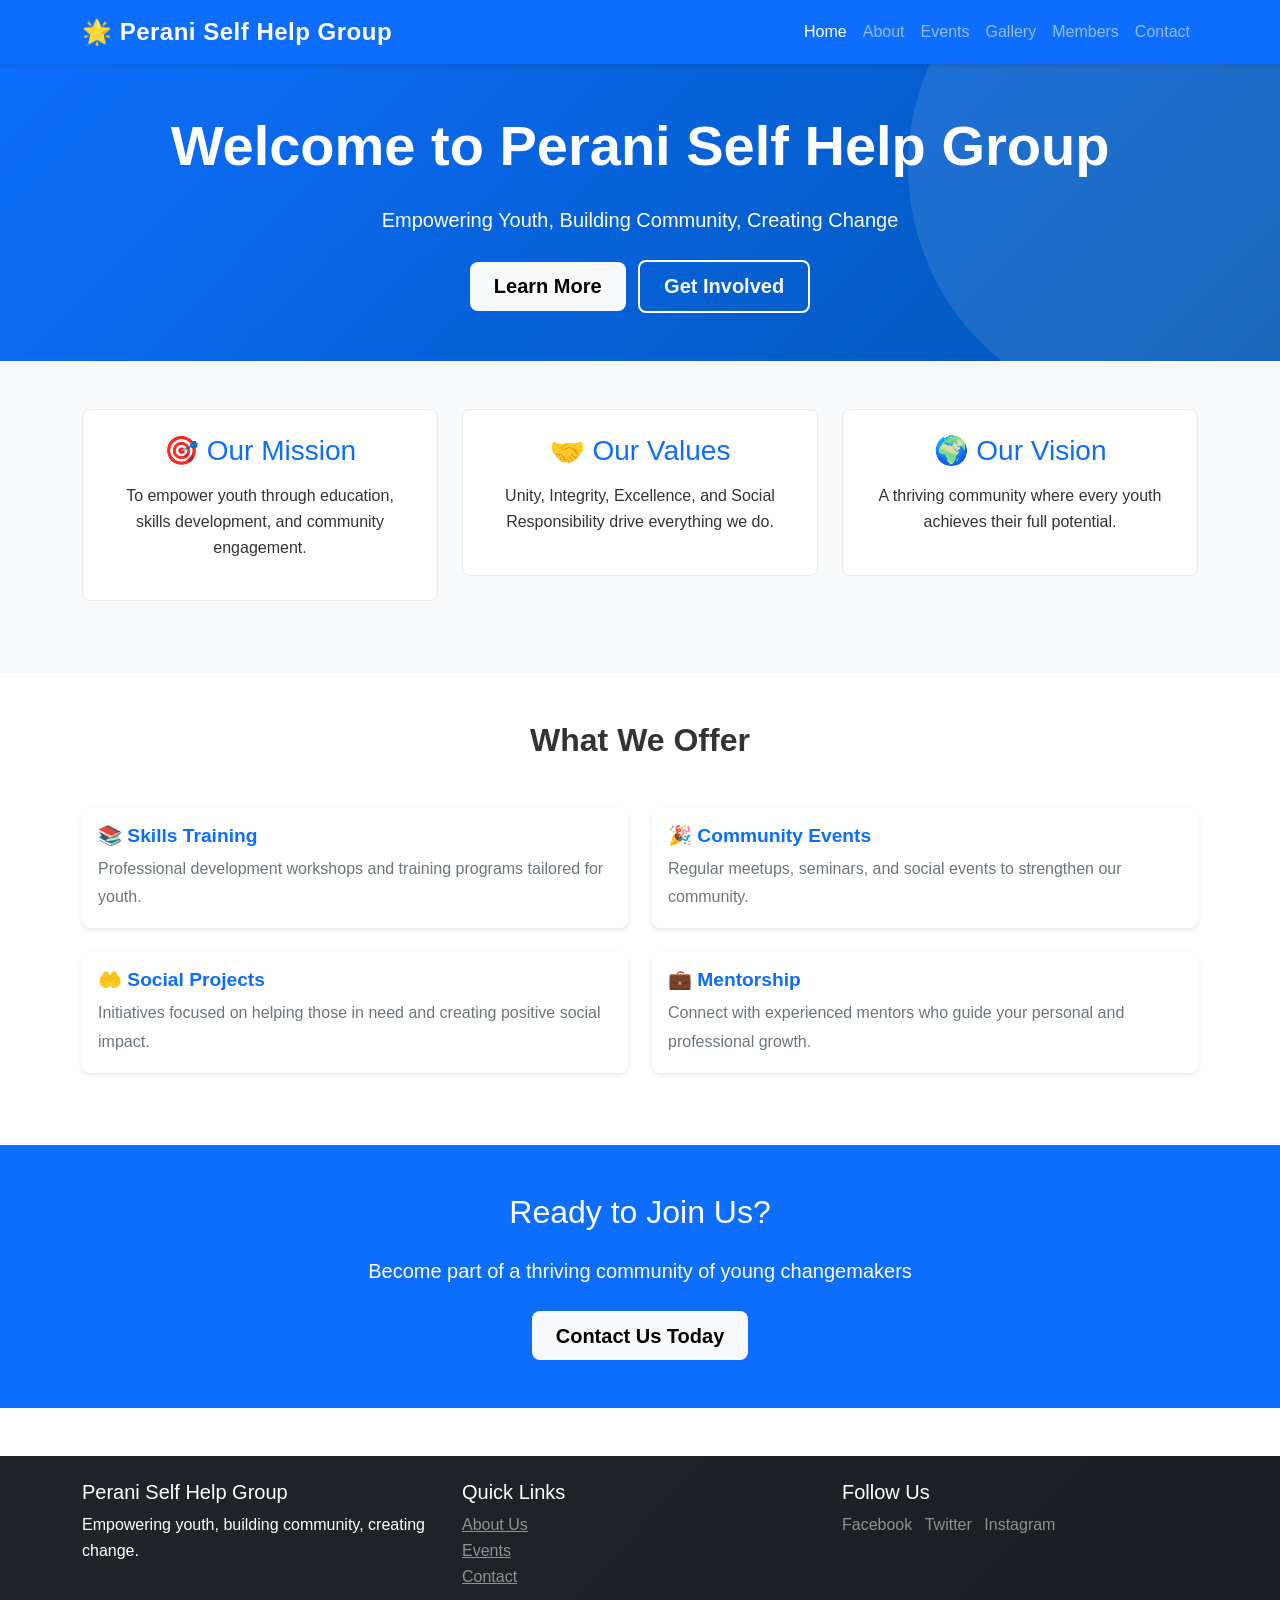
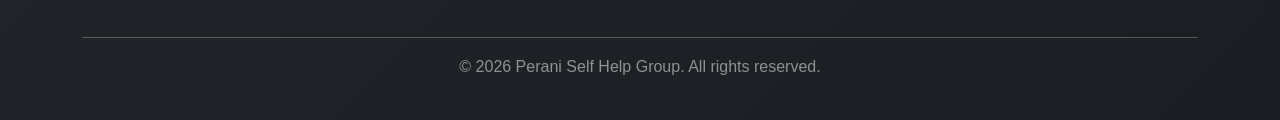
<file: index.html>
<!DOCTYPE html>
<html lang="en">
<head>
    <meta charset="UTF-8">
    <meta name="viewport" content="width=device-width, initial-scale=1.0">
    <title>Perani Self Help Group - Youth Empowerment</title>
    <link href="https://cdn.jsdelivr.net/npm/bootstrap@5.3.0/dist/css/bootstrap.min.css" rel="stylesheet">
    <link rel="stylesheet" href="style.css">
</head>
<body>
    <!-- Navigation -->
    <nav class="navbar navbar-expand-lg navbar-dark bg-primary sticky-top">
        <div class="container">
            <a class="navbar-brand fw-bold" href="index.html">🌟 Perani Self Help Group</a>
            <button class="navbar-toggler" type="button" data-bs-toggle="collapse" data-bs-target="#navbarNav">
                <span class="navbar-toggler-icon"></span>
            </button>
            <div class="collapse navbar-collapse" id="navbarNav">
                <ul class="navbar-nav ms-auto">
                    <li class="nav-item"><a class="nav-link active" href="index.html">Home</a></li>
                    <li class="nav-item"><a class="nav-link" href="about.html">About</a></li>
                    <li class="nav-item"><a class="nav-link" href="events.html">Events</a></li>
                    <li class="nav-item"><a class="nav-link" href="gallery.html">Gallery</a></li>
                    <li class="nav-item"><a class="nav-link" href="members.html">Members</a></li>
                    <li class="nav-item"><a class="nav-link" href="contact.html">Contact</a></li>
                </ul>
            </div>
        </div>
    </nav>

    <!-- Hero Section -->
    <section class="hero-section text-white text-center py-5">
        <div class="container">
            <h1 class="display-4 fw-bold mb-4">Welcome to Perani Self Help Group</h1>
            <p class="lead mb-4">Empowering Youth, Building Community, Creating Change</p>
            <a href="about.html" class="btn btn-light btn-lg me-2">Learn More</a>
            <a href="contact.html" class="btn btn-outline-light btn-lg">Get Involved</a>
        </div>
    </section>

    <!-- Mission Section -->
    <section class="py-5 bg-light">
        <div class="container">
            <div class="row text-center">
                <div class="col-md-4 mb-4">
                    <div class="feature-box p-4">
                        <h3 class="text-primary mb-3">🎯 Our Mission</h3>
                        <p>To empower youth through education, skills development, and community engagement.</p>
                    </div>
                </div>
                <div class="col-md-4 mb-4">
                    <div class="feature-box p-4">
                        <h3 class="text-primary mb-3">🤝 Our Values</h3>
                        <p>Unity, Integrity, Excellence, and Social Responsibility drive everything we do.</p>
                    </div>
                </div>
                <div class="col-md-4 mb-4">
                    <div class="feature-box p-4">
                        <h3 class="text-primary mb-3">🌍 Our Vision</h3>
                        <p>A thriving community where every youth achieves their full potential.</p>
                    </div>
                </div>
            </div>
        </div>
    </section>

    <!-- Highlights Section -->
    <section class="py-5">
        <div class="container">
            <h2 class="text-center mb-5 fw-bold">What We Offer</h2>
            <div class="row">
                <div class="col-md-6 mb-4">
                    <div class="card h-100 border-0 shadow-sm">
                        <div class="card-body">
                            <h5 class="card-title text-primary">📚 Skills Training</h5>
                            <p class="card-text">Professional development workshops and training programs tailored for youth.</p>
                        </div>
                    </div>
                </div>
                <div class="col-md-6 mb-4">
                    <div class="card h-100 border-0 shadow-sm">
                        <div class="card-body">
                            <h5 class="card-title text-primary">🎉 Community Events</h5>
                            <p class="card-text">Regular meetups, seminars, and social events to strengthen our community.</p>
                        </div>
                    </div>
                </div>
                <div class="col-md-6 mb-4">
                    <div class="card h-100 border-0 shadow-sm">
                        <div class="card-body">
                            <h5 class="card-title text-primary">🤲 Social Projects</h5>
                            <p class="card-text">Initiatives focused on helping those in need and creating positive social impact.</p>
                        </div>
                    </div>
                </div>
                <div class="col-md-6 mb-4">
                    <div class="card h-100 border-0 shadow-sm">
                        <div class="card-body">
                            <h5 class="card-title text-primary">💼 Mentorship</h5>
                            <p class="card-text">Connect with experienced mentors who guide your personal and professional growth.</p>
                        </div>
                    </div>
                </div>
            </div>
        </div>
    </section>

    <!-- CTA Section -->
    <section class="bg-primary text-white py-5">
        <div class="container text-center">
            <h2 class="mb-4">Ready to Join Us?</h2>
            <p class="lead mb-4">Become part of a thriving community of young changemakers</p>
            <a href="contact.html" class="btn btn-light btn-lg">Contact Us Today</a>
        </div>
    </section>

    <!-- Footer -->
    <footer class="bg-dark text-white py-4 mt-5">
        <div class="container">
            <div class="row">
                <div class="col-md-4 mb-3">
                    <h5>Perani Self Help Group</h5>
                    <p>Empowering youth, building community, creating change.</p>
                </div>
                <div class="col-md-4 mb-3">
                    <h5>Quick Links</h5>
                    <ul class="list-unstyled">
                        <li><a href="about.html" class="text-white-50">About Us</a></li>
                        <li><a href="events.html" class="text-white-50">Events</a></li>
                        <li><a href="contact.html" class="text-white-50">Contact</a></li>
                    </ul>
                </div>
                <div class="col-md-4 mb-3">
                    <h5>Follow Us</h5>
                    <div class="social-links">
                        <a href="#" class="text-white-50 me-2">Facebook</a>
                        <a href="#" class="text-white-50 me-2">Twitter</a>
                        <a href="#" class="text-white-50">Instagram</a>
                    </div>
                </div>
            </div>
            <hr class="bg-white-50">
            <div class="text-center text-white-50">
                <p>&copy; 2026 Perani Self Help Group. All rights reserved.</p>
            </div>
        </div>
    </footer>

    <script src="https://cdn.jsdelivr.net/npm/bootstrap@5.3.0/dist/js/bootstrap.bundle.min.js"></script>
    <script src="script.js"></script>
</body>
</html>
</file>
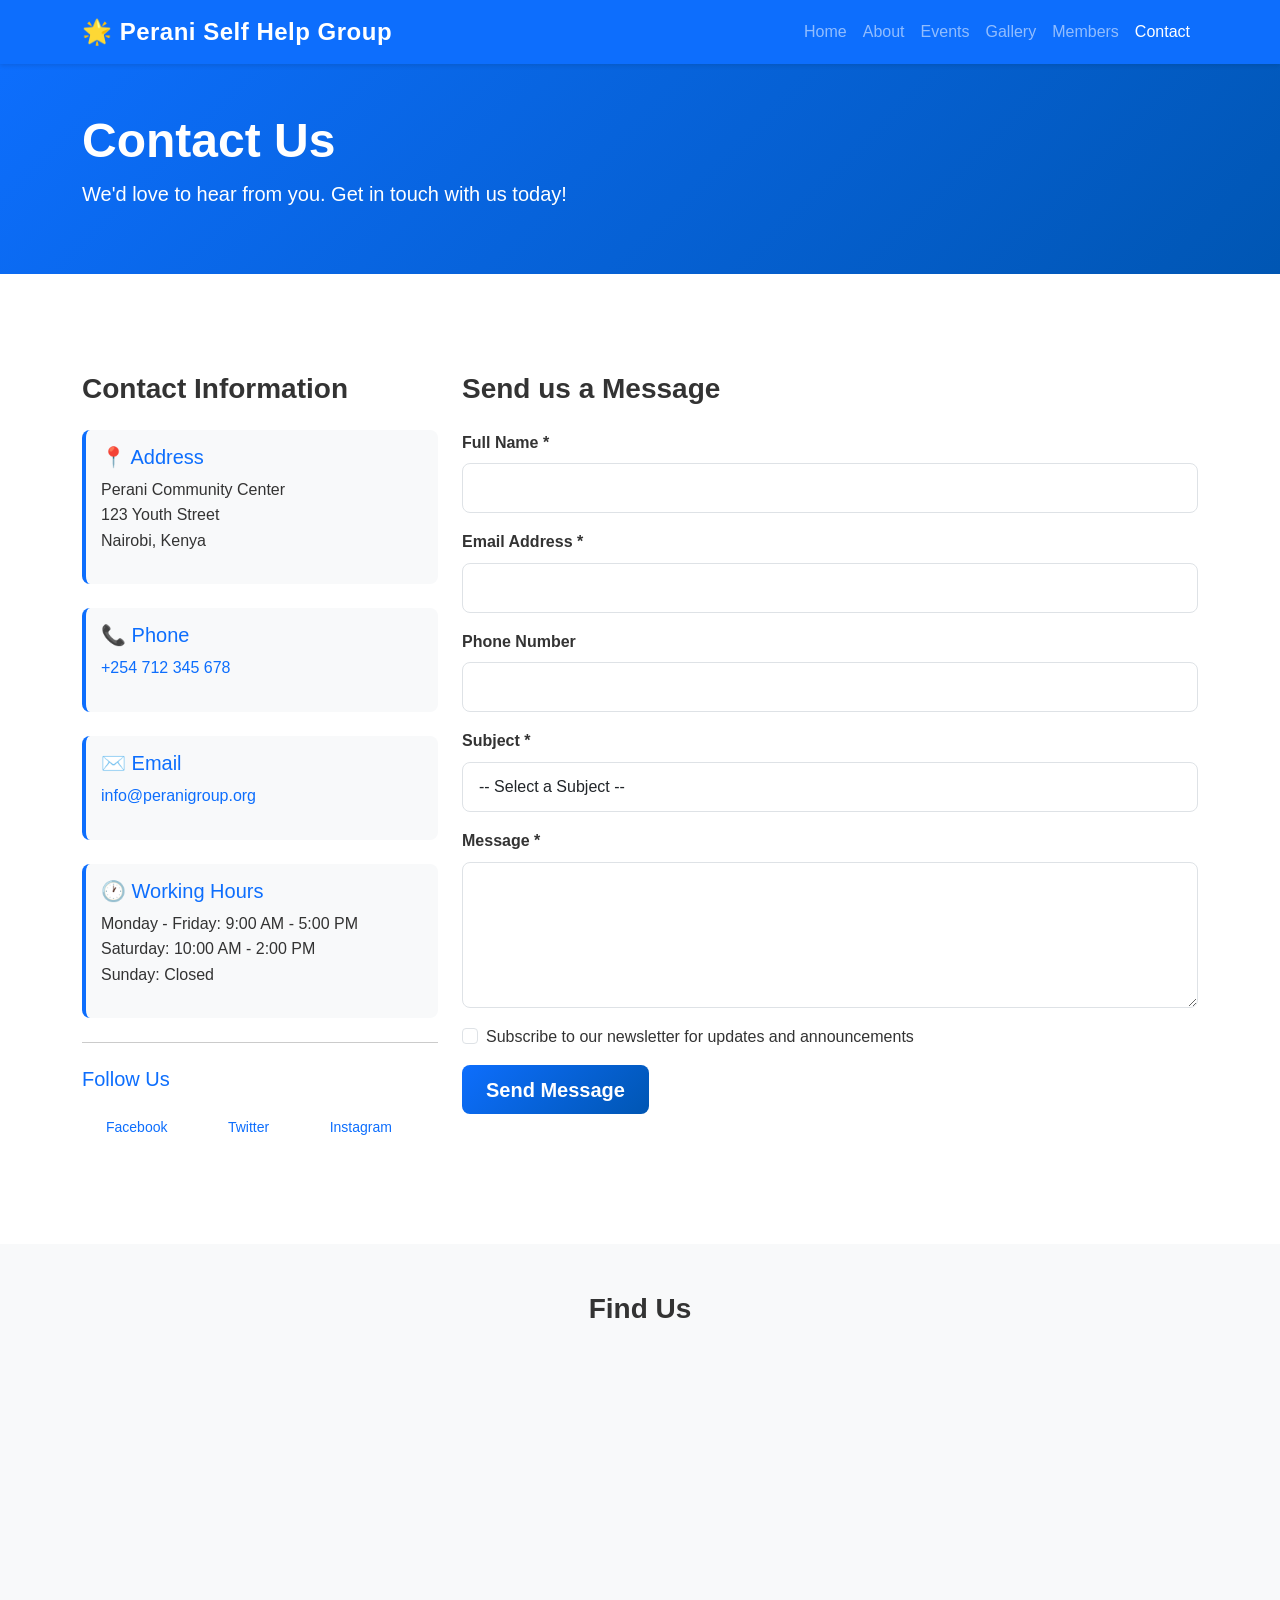
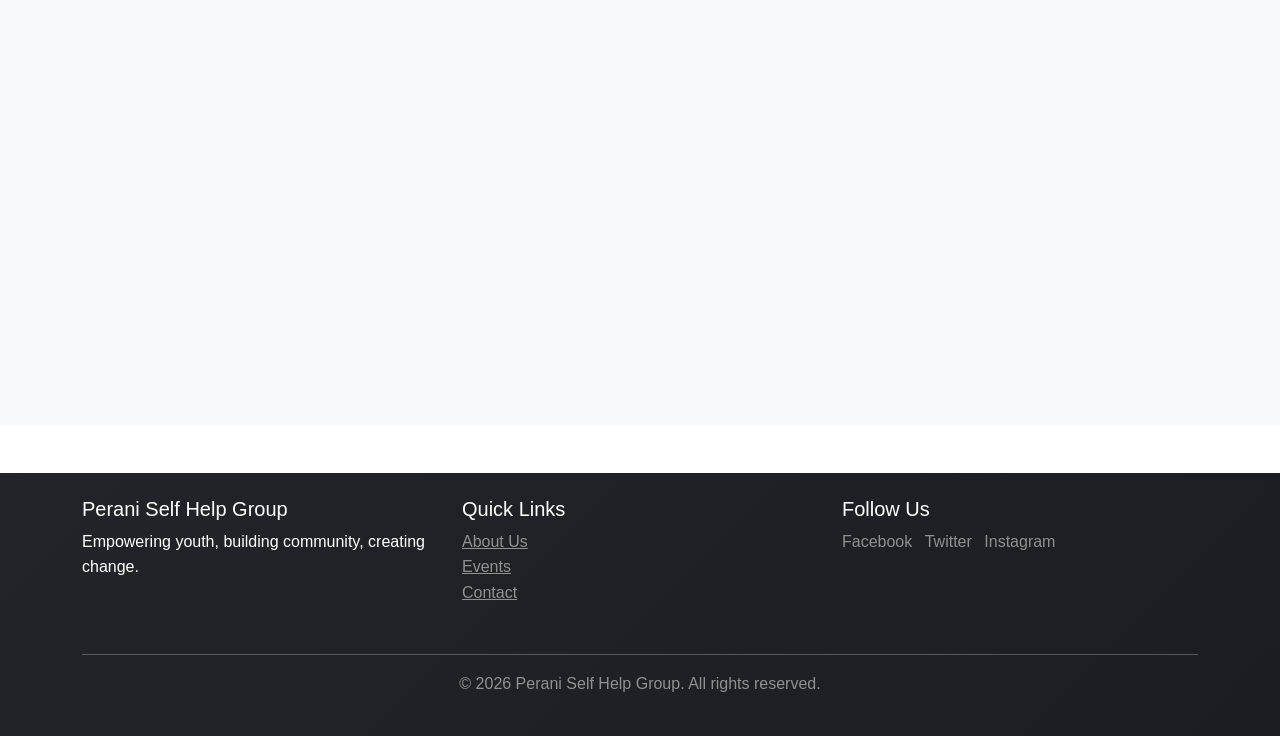
<file: contact.html>
<!DOCTYPE html>
<html lang="en">
<head>
    <meta charset="UTF-8">
    <meta name="viewport" content="width=device-width, initial-scale=1.0">
    <title>Contact Us - Perani Self Help Group</title>
    <link href="https://cdn.jsdelivr.net/npm/bootstrap@5.3.0/dist/css/bootstrap.min.css" rel="stylesheet">
    <link rel="stylesheet" href="style.css">
</head>
<body>
    <!-- Navigation -->
    <nav class="navbar navbar-expand-lg navbar-dark bg-primary sticky-top">
        <div class="container">
            <a class="navbar-brand fw-bold" href="index.html">🌟 Perani Self Help Group</a>
            <button class="navbar-toggler" type="button" data-bs-toggle="collapse" data-bs-target="#navbarNav">
                <span class="navbar-toggler-icon"></span>
            </button>
            <div class="collapse navbar-collapse" id="navbarNav">
                <ul class="navbar-nav ms-auto">
                    <li class="nav-item"><a class="nav-link" href="index.html">Home</a></li>
                    <li class="nav-item"><a class="nav-link" href="about.html">About</a></li>
                    <li class="nav-item"><a class="nav-link" href="events.html">Events</a></li>
                    <li class="nav-item"><a class="nav-link" href="gallery.html">Gallery</a></li>
                    <li class="nav-item"><a class="nav-link" href="members.html">Members</a></li>
                    <li class="nav-item"><a class="nav-link active" href="contact.html">Contact</a></li>
                </ul>
            </div>
        </div>
    </nav>

    <!-- Page Header -->
    <section class="page-header bg-primary text-white py-5">
        <div class="container">
            <h1 class="display-5 fw-bold">Contact Us</h1>
            <p class="lead">We'd love to hear from you. Get in touch with us today!</p>
        </div>
    </section>

    <!-- Contact Section -->
    <section class="py-5">
        <div class="container">
            <div class="row">
                <!-- Contact Info -->
                <div class="col-md-4 mb-5">
                    <h3 class="fw-bold mb-4">Contact Information</h3>

                    <div class="contact-info mb-4">
                        <h5 class="text-primary mb-2">📍 Address</h5>
                        <p>Perani Community Center<br>123 Youth Street<br>Nairobi, Kenya</p>
                    </div>

                    <div class="contact-info mb-4">
                        <h5 class="text-primary mb-2">📞 Phone</h5>
                        <p><a href="tel:+254712345678" class="text-decoration-none">+254 712 345 678</a></p>
                    </div>

                    <div class="contact-info mb-4">
                        <h5 class="text-primary mb-2">✉️ Email</h5>
                        <p><a href="mailto:info@peranigroup.org" class="text-decoration-none">info@peranigroup.org</a></p>
                    </div>

                    <div class="contact-info">
                        <h5 class="text-primary mb-2">🕐 Working Hours</h5>
                        <p>Monday - Friday: 9:00 AM - 5:00 PM<br>Saturday: 10:00 AM - 2:00 PM<br>Sunday: Closed</p>
                    </div>

                    <hr class="my-4">

                    <h5 class="text-primary mb-3">Follow Us</h5>
                    <div class="social-links">
                        <a href="#" class="btn btn-outline-primary btn-sm me-2">Facebook</a>
                        <a href="#" class="btn btn-outline-primary btn-sm me-2">Twitter</a>
                        <a href="#" class="btn btn-outline-primary btn-sm">Instagram</a>
                    </div>
                </div>

                <!-- Contact Form -->
                <div class="col-md-8">
                    <h3 class="fw-bold mb-4">Send us a Message</h3>
                    <form id="contactForm" class="needs-validation" novalidate>
                        <div class="mb-3">
                            <label for="name" class="form-label">Full Name *</label>
                            <input type="text" class="form-control" id="name" name="name" required>
                            <div class="invalid-feedback">Please provide your full name.</div>
                        </div>

                        <div class="mb-3">
                            <label for="email" class="form-label">Email Address *</label>
                            <input type="email" class="form-control" id="email" name="email" required>
                            <div class="invalid-feedback">Please provide a valid email address.</div>
                        </div>

                        <div class="mb-3">
                            <label for="phone" class="form-label">Phone Number</label>
                            <input type="tel" class="form-control" id="phone" name="phone">
                        </div>

                        <div class="mb-3">
                            <label for="subject" class="form-label">Subject *</label>
                            <select class="form-control" id="subject" name="subject" required>
                                <option value="">-- Select a Subject --</option>
                                <option value="general">General Inquiry</option>
                                <option value="membership">Membership</option>
                                <option value="events">Events</option>
                                <option value="partnership">Partnership</option>
                                <option value="feedback">Feedback</option>
                                <option value="other">Other</option>
                            </select>
                            <div class="invalid-feedback">Please select a subject.</div>
                        </div>

                        <div class="mb-3">
                            <label for="message" class="form-label">Message *</label>
                            <textarea class="form-control" id="message" name="message" rows="5" required></textarea>
                            <div class="invalid-feedback">Please provide a message.</div>
                        </div>

                        <div class="form-check mb-3">
                            <input class="form-check-input" type="checkbox" id="subscribe" name="subscribe">
                            <label class="form-check-label" for="subscribe">
                                Subscribe to our newsletter for updates and announcements
                            </label>
                        </div>

                        <button type="submit" class="btn btn-primary btn-lg">Send Message</button>
                    </form>
                </div>
            </div>
        </div>
    </section>

    <!-- Map Section -->
    <section class="py-5 bg-light">
        <div class="container">
            <h3 class="fw-bold mb-4 text-center">Find Us</h3>
            <div class="ratio ratio-16x9">
                <iframe src="https://www.google.com/maps/embed?pb=!1m18!1m12!1m3!1d3988.8255757098314!2d36.81666137606046!3d-1.2832057990615387!2m3!1f0!2f0!3f0!3m2!1i1024!2i768!4f13.1!3m3!1m2!1s0x182f1d78f8b8a7f3%3A0x1234567890abcdef!2sNairobi%2C%20Kenya!5e0!3m2!1sen!2ske!4v1234567890" allowfullscreen="" loading="lazy" referrerpolicy="no-referrer-when-downgrade"></iframe>
            </div>
        </div>
    </section>

    <!-- Footer -->
    <footer class="bg-dark text-white py-4 mt-5">
        <div class="container">
            <div class="row">
                <div class="col-md-4 mb-3">
                    <h5>Perani Self Help Group</h5>
                    <p>Empowering youth, building community, creating change.</p>
                </div>
                <div class="col-md-4 mb-3">
                    <h5>Quick Links</h5>
                    <ul class="list-unstyled">
                        <li><a href="about.html" class="text-white-50">About Us</a></li>
                        <li><a href="events.html" class="text-white-50">Events</a></li>
                        <li><a href="contact.html" class="text-white-50">Contact</a></li>
                    </ul>
                </div>
                <div class="col-md-4 mb-3">
                    <h5>Follow Us</h5>
                    <div class="social-links">
                        <a href="#" class="text-white-50 me-2">Facebook</a>
                        <a href="#" class="text-white-50 me-2">Twitter</a>
                        <a href="#" class="text-white-50">Instagram</a>
                    </div>
                </div>
            </div>
            <hr class="bg-white-50">
            <div class="text-center text-white-50">
                <p>&copy; 2026 Perani Self Help Group. All rights reserved.</p>
            </div>
        </div>
    </footer>

    <script src="https://cdn.jsdelivr.net/npm/bootstrap@5.3.0/dist/js/bootstrap.bundle.min.js"></script>
    <script src="script.js"></script>
    <script>
        // Form validation and submission
        document.getElementById('contactForm').addEventListener('submit', function(e) {
            e.preventDefault();
            
            if (!this.checkValidity() === false) {
                e.stopPropagation();
            }
            
            this.classList.add('was-validated');
            
            // Show success message
            if (this.checkValidity()) {
                alert('Thank you for your message! We will get back to you soon.');
                this.reset();
                this.classList.remove('was-validated');
            }
        });
    </script>
</body>
</html>
</file>
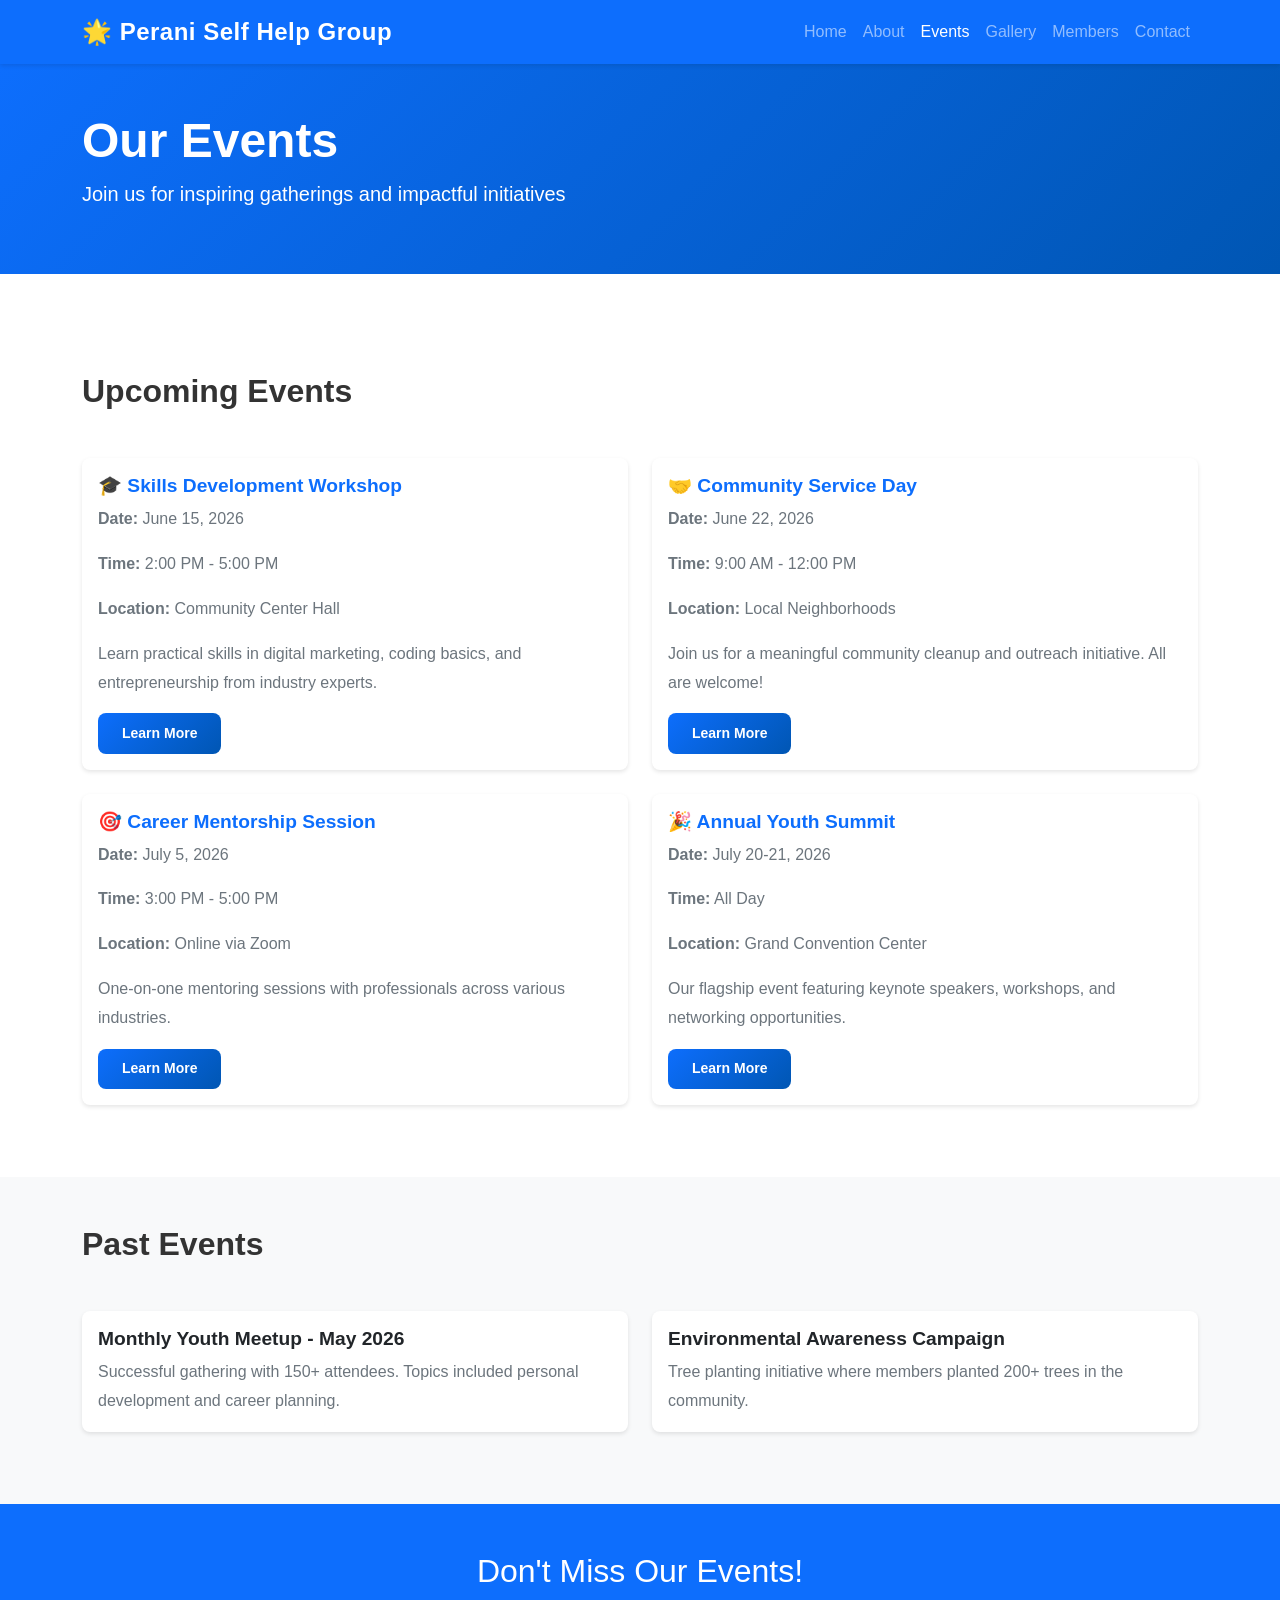
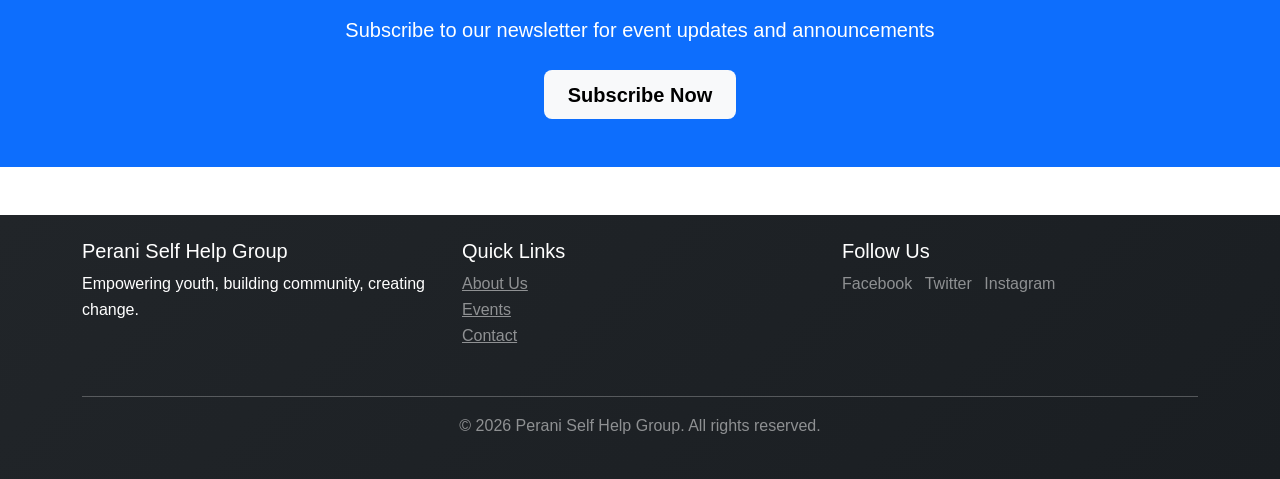
<file: events.html>
<!DOCTYPE html>
<html lang="en">
<head>
    <meta charset="UTF-8">
    <meta name="viewport" content="width=device-width, initial-scale=1.0">
    <title>Events - Perani Self Help Group</title>
    <link href="https://cdn.jsdelivr.net/npm/bootstrap@5.3.0/dist/css/bootstrap.min.css" rel="stylesheet">
    <link rel="stylesheet" href="style.css">
</head>
<body>
    <!-- Navigation -->
    <nav class="navbar navbar-expand-lg navbar-dark bg-primary sticky-top">
        <div class="container">
            <a class="navbar-brand fw-bold" href="index.html">🌟 Perani Self Help Group</a>
            <button class="navbar-toggler" type="button" data-bs-toggle="collapse" data-bs-target="#navbarNav">
                <span class="navbar-toggler-icon"></span>
            </button>
            <div class="collapse navbar-collapse" id="navbarNav">
                <ul class="navbar-nav ms-auto">
                    <li class="nav-item"><a class="nav-link" href="index.html">Home</a></li>
                    <li class="nav-item"><a class="nav-link" href="about.html">About</a></li>
                    <li class="nav-item"><a class="nav-link active" href="events.html">Events</a></li>
                    <li class="nav-item"><a class="nav-link" href="gallery.html">Gallery</a></li>
                    <li class="nav-item"><a class="nav-link" href="members.html">Members</a></li>
                    <li class="nav-item"><a class="nav-link" href="contact.html">Contact</a></li>
                </ul>
            </div>
        </div>
    </nav>

    <!-- Page Header -->
    <section class="page-header bg-primary text-white py-5">
        <div class="container">
            <h1 class="display-5 fw-bold">Our Events</h1>
            <p class="lead">Join us for inspiring gatherings and impactful initiatives</p>
        </div>
    </section>

    <!-- Upcoming Events -->
    <section class="py-5">
        <div class="container">
            <h2 class="fw-bold mb-5">Upcoming Events</h2>
            <div class="row">
                <div class="col-md-6 mb-4">
                    <div class="card border-0 shadow-sm event-card h-100">
                        <div class="card-body">
                            <h5 class="card-title text-primary fw-bold">🎓 Skills Development Workshop</h5>
                            <p class="card-text"><strong>Date:</strong> June 15, 2026</p>
                            <p class="card-text"><strong>Time:</strong> 2:00 PM - 5:00 PM</p>
                            <p class="card-text"><strong>Location:</strong> Community Center Hall</p>
                            <p class="card-text">Learn practical skills in digital marketing, coding basics, and entrepreneurship from industry experts.</p>
                            <button class="btn btn-primary btn-sm">Learn More</button>
                        </div>
                    </div>
                </div>
                <div class="col-md-6 mb-4">
                    <div class="card border-0 shadow-sm event-card h-100">
                        <div class="card-body">
                            <h5 class="card-title text-primary fw-bold">🤝 Community Service Day</h5>
                            <p class="card-text"><strong>Date:</strong> June 22, 2026</p>
                            <p class="card-text"><strong>Time:</strong> 9:00 AM - 12:00 PM</p>
                            <p class="card-text"><strong>Location:</strong> Local Neighborhoods</p>
                            <p class="card-text">Join us for a meaningful community cleanup and outreach initiative. All are welcome!</p>
                            <button class="btn btn-primary btn-sm">Learn More</button>
                        </div>
                    </div>
                </div>
                <div class="col-md-6 mb-4">
                    <div class="card border-0 shadow-sm event-card h-100">
                        <div class="card-body">
                            <h5 class="card-title text-primary fw-bold">🎯 Career Mentorship Session</h5>
                            <p class="card-text"><strong>Date:</strong> July 5, 2026</p>
                            <p class="card-text"><strong>Time:</strong> 3:00 PM - 5:00 PM</p>
                            <p class="card-text"><strong>Location:</strong> Online via Zoom</p>
                            <p class="card-text">One-on-one mentoring sessions with professionals across various industries.</p>
                            <button class="btn btn-primary btn-sm">Learn More</button>
                        </div>
                    </div>
                </div>
                <div class="col-md-6 mb-4">
                    <div class="card border-0 shadow-sm event-card h-100">
                        <div class="card-body">
                            <h5 class="card-title text-primary fw-bold">🎉 Annual Youth Summit</h5>
                            <p class="card-text"><strong>Date:</strong> July 20-21, 2026</p>
                            <p class="card-text"><strong>Time:</strong> All Day</p>
                            <p class="card-text"><strong>Location:</strong> Grand Convention Center</p>
                            <p class="card-text">Our flagship event featuring keynote speakers, workshops, and networking opportunities.</p>
                            <button class="btn btn-primary btn-sm">Learn More</button>
                        </div>
                    </div>
                </div>
            </div>
        </div>
    </section>

    <!-- Past Events -->
    <section class="py-5 bg-light">
        <div class="container">
            <h2 class="fw-bold mb-5">Past Events</h2>
            <div class="row">
                <div class="col-md-6 mb-4">
                    <div class="card border-0 shadow-sm">
                        <div class="card-body">
                            <h5 class="card-title">Monthly Youth Meetup - May 2026</h5>
                            <p class="card-text">Successful gathering with 150+ attendees. Topics included personal development and career planning.</p>
                        </div>
                    </div>
                </div>
                <div class="col-md-6 mb-4">
                    <div class="card border-0 shadow-sm">
                        <div class="card-body">
                            <h5 class="card-title">Environmental Awareness Campaign</h5>
                            <p class="card-text">Tree planting initiative where members planted 200+ trees in the community.</p>
                        </div>
                    </div>
                </div>
            </div>
        </div>
    </section>

    <!-- Call to Action -->
    <section class="bg-primary text-white py-5">
        <div class="container text-center">
            <h2 class="mb-4">Don't Miss Our Events!</h2>
            <p class="lead mb-4">Subscribe to our newsletter for event updates and announcements</p>
            <a href="contact.html" class="btn btn-light btn-lg">Subscribe Now</a>
        </div>
    </section>

    <!-- Footer -->
    <footer class="bg-dark text-white py-4 mt-5">
        <div class="container">
            <div class="row">
                <div class="col-md-4 mb-3">
                    <h5>Perani Self Help Group</h5>
                    <p>Empowering youth, building community, creating change.</p>
                </div>
                <div class="col-md-4 mb-3">
                    <h5>Quick Links</h5>
                    <ul class="list-unstyled">
                        <li><a href="about.html" class="text-white-50">About Us</a></li>
                        <li><a href="events.html" class="text-white-50">Events</a></li>
                        <li><a href="contact.html" class="text-white-50">Contact</a></li>
                    </ul>
                </div>
                <div class="col-md-4 mb-3">
                    <h5>Follow Us</h5>
                    <div class="social-links">
                        <a href="#" class="text-white-50 me-2">Facebook</a>
                        <a href="#" class="text-white-50 me-2">Twitter</a>
                        <a href="#" class="text-white-50">Instagram</a>
                    </div>
                </div>
            </div>
            <hr class="bg-white-50">
            <div class="text-center text-white-50">
                <p>&copy; 2026 Perani Self Help Group. All rights reserved.</p>
            </div>
        </div>
    </footer>

    <script src="https://cdn.jsdelivr.net/npm/bootstrap@5.3.0/dist/js/bootstrap.bundle.min.js"></script>
    <script src="script.js"></script>
</body>
</html>
</file>
<file: style.css>
/* Custom Styles for Perani Self Help Group Website */

:root {
    --primary-color: #0d6efd;
    --secondary-color: #6c757d;
    --success-color: #198754;
    --danger-color: #dc3545;
    --light-color: #f8f9fa;
    --dark-color: #212529;
    --border-radius: 8px;
}

* {
    margin: 0;
    padding: 0;
    box-sizing: border-box;
}

body {
    font-family: 'Segoe UI', Tahoma, Geneva, Verdana, sans-serif;
    line-height: 1.6;
    color: #333;
    overflow-x: hidden;
}

/* Navbar Styling */
.navbar {
    box-shadow: 0 2px 4px rgba(0,0,0,0.1);
    backdrop-filter: blur(10px);
}

.navbar-brand {
    font-size: 1.5rem;
    letter-spacing: 0.5px;
}

.navbar-brand:hover {
    transform: scale(1.05);
    transition: all 0.3s ease;
}

/* Hero Section */
.hero-section {
    background: linear-gradient(135deg, #0d6efd 0%, #0056b3 100%);
    padding: 100px 0;
    position: relative;
    overflow: hidden;
}

.hero-section::before {
    content: '';
    position: absolute;
    top: -50%;
    right: -10%;
    width: 500px;
    height: 500px;
    background: rgba(255,255,255,0.1);
    border-radius: 50%;
}

.hero-section h1 {
    animation: slideInDown 0.8s ease;
}

.hero-section p {
    animation: slideInUp 0.8s ease;
}

@keyframes slideInDown {
    from {
        opacity: 0;
        transform: translateY(-50px);
    }
    to {
        opacity: 1;
        transform: translateY(0);
    }
}

@keyframes slideInUp {
    from {
        opacity: 0;
        transform: translateY(50px);
    }
    to {
        opacity: 1;
        transform: translateY(0);
    }
}

/* Page Header */
.page-header {
    background: linear-gradient(135deg, #0d6efd 0%, #0056b3 100%);
    margin-bottom: 50px;
}

/* Feature Boxes */
.feature-box {
    background: white;
    border-radius: var(--border-radius);
    transition: all 0.3s ease;
    border: 1px solid #e9ecef;
}

.feature-box:hover {
    transform: translateY(-10px);
    box-shadow: 0 10px 25px rgba(0,0,0,0.1);
}

.feature-box h3 {
    margin-bottom: 15px;
}

/* Cards */
.card {
    transition: all 0.3s ease;
    border: none;
    border-radius: var(--border-radius);
}

.card:hover {
    transform: translateY(-5px);
    box-shadow: 0 8px 20px rgba(0,0,0,0.15) !important;
}

.card-title {
    font-size: 1.2rem;
    font-weight: 600;
}

.card-text {
    color: #6c757d;
    line-height: 1.8;
}

/* Event Cards */
.event-card {
    border-left: 4px solid var(--primary-color);
}

.event-card:hover {
    border-left-color: var(--success-color);
}

/* Gallery */
.gallery-item {
    position: relative;
    cursor: pointer;
    overflow: hidden;
}

.gallery-item img {
    transition: all 0.3s ease;
    width: 100%;
    height: 300px;
    object-fit: cover;
}

.gallery-item:hover img {
    transform: scale(1.1);
    filter: brightness(0.8);
}

.gallery-overlay {
    position: absolute;
    top: 0;
    left: 0;
    right: 0;
    bottom: 0;
    background: rgba(0,0,0,0.5);
    display: flex;
    align-items: center;
    justify-content: center;
    opacity: 0;
    transition: all 0.3s ease;
}

.gallery-item:hover .gallery-overlay {
    opacity: 1;
}

.gallery-caption {
    color: white;
    font-weight: 600;
    text-align: center;
    font-size: 1.1rem;
}

/* Member Card */
.member-card {
    transition: all 0.3s ease;
}

.member-card:hover {
    transform: translateY(-10px);
}

.member-image {
    height: 300px;
    object-fit: cover;
    transition: all 0.3s ease;
}

.member-card:hover .member-image {
    filter: brightness(0.9);
}

/* Impact Box */
.impact-box {
    padding: 30px;
    background: linear-gradient(135deg, #f8f9fa 0%, #e9ecef 100%);
    border-radius: var(--border-radius);
    transition: all 0.3s ease;
}

.impact-box:hover {
    background: linear-gradient(135deg, #e9ecef 0%, #dee2e6 100%);
    transform: scale(1.05);
}

/* Contact Info */
.contact-info {
    padding: 15px;
    background: #f8f9fa;
    border-radius: var(--border-radius);
    border-left: 4px solid var(--primary-color);
}

/* Social Links */
.social-links a {
    color: var(--primary-color);
    text-decoration: none;
    font-weight: 500;
    transition: all 0.3s ease;
}

.social-links a:hover {
    color: var(--success-color);
    transform: translateY(-2px);
}

/* Buttons */
.btn {
    padding: 0.6rem 1.5rem;
    border-radius: var(--border-radius);
    font-weight: 600;
    transition: all 0.3s ease;
    border: none;
}

.btn-primary {
    background: linear-gradient(135deg, var(--primary-color) 0%, #0056b3 100%);
}

.btn-primary:hover {
    transform: translateY(-2px);
    box-shadow: 0 5px 15px rgba(13,110,253,0.3);
}

.btn-light {
    transition: all 0.3s ease;
}

.btn-light:hover {
    background: #f1f3f5;
    transform: translateY(-2px);
}

.btn-outline-light {
    border: 2px solid white;
}

.btn-outline-light:hover {
    background: white;
    color: var(--primary-color);
}

/* Form Styles */
.form-control {
    border-radius: var(--border-radius);
    border: 1px solid #dee2e6;
    padding: 0.75rem 1rem;
    transition: all 0.3s ease;
}

.form-control:focus {
    border-color: var(--primary-color);
    box-shadow: 0 0 0 0.2rem rgba(13, 110, 253, 0.25);
}

.form-label {
    font-weight: 600;
    color: #333;
    margin-bottom: 0.5rem;
}

/* Footer */
footer {
    background: linear-gradient(135deg, #212529 0%, #1a1e22 100%);
    margin-top: 60px;
}

footer a {
    transition: all 0.3s ease;
}

footer a:hover {
    color: var(--primary-color) !important;
}

/* Responsive Design */
@media (max-width: 768px) {
    .hero-section {
        padding: 60px 0;
    }

    .hero-section h1 {
        font-size: 2.5rem;
    }

    .display-5,
    .display-6 {
        font-size: 2rem;
    }

    .gallery-item img {
        height: 250px;
    }

    .member-image {
        height: 250px;
    }

    .page-header {
        margin-bottom: 30px;
    }
}

@media (max-width: 576px) {
    .hero-section h1 {
        font-size: 1.75rem;
    }

    .navbar-brand {
        font-size: 1.2rem;
    }

    .btn-lg {
        padding: 0.5rem 1rem;
        font-size: 1rem;
    }

    .gallery-item img {
        height: 200px;
    }
}

/* Animations */
@keyframes fadeIn {
    from {
        opacity: 0;
    }
    to {
        opacity: 1;
    }
}

@keyframes pulse {
    0%, 100% {
        opacity: 1;
    }
    50% {
        opacity: 0.5;
    }
}

.fade-in {
    animation: fadeIn 0.5s ease-in;
}

/* Loading Animation */
.spinner {
    animation: pulse 1.5s ease-in-out infinite;
}

/* Utility Classes */
.text-primary {
    color: var(--primary-color) !important;
}

.text-white-50 {
    color: rgba(255, 255, 255, 0.5);
}

.shadow-sm {
    box-shadow: 0 2px 4px rgba(0,0,0,0.1) !important;
}

.shadow {
    box-shadow: 0 4px 8px rgba(0,0,0,0.15) !important;
}

/* Scrollbar Styling */
::-webkit-scrollbar {
    width: 10px;
}

::-webkit-scrollbar-track {
    background: #f1f1f1;
}

::-webkit-scrollbar-thumb {
    background: var(--primary-color);
    border-radius: 5px;
}

::-webkit-scrollbar-thumb:hover {
    background: #0056b3;
}
</file>
